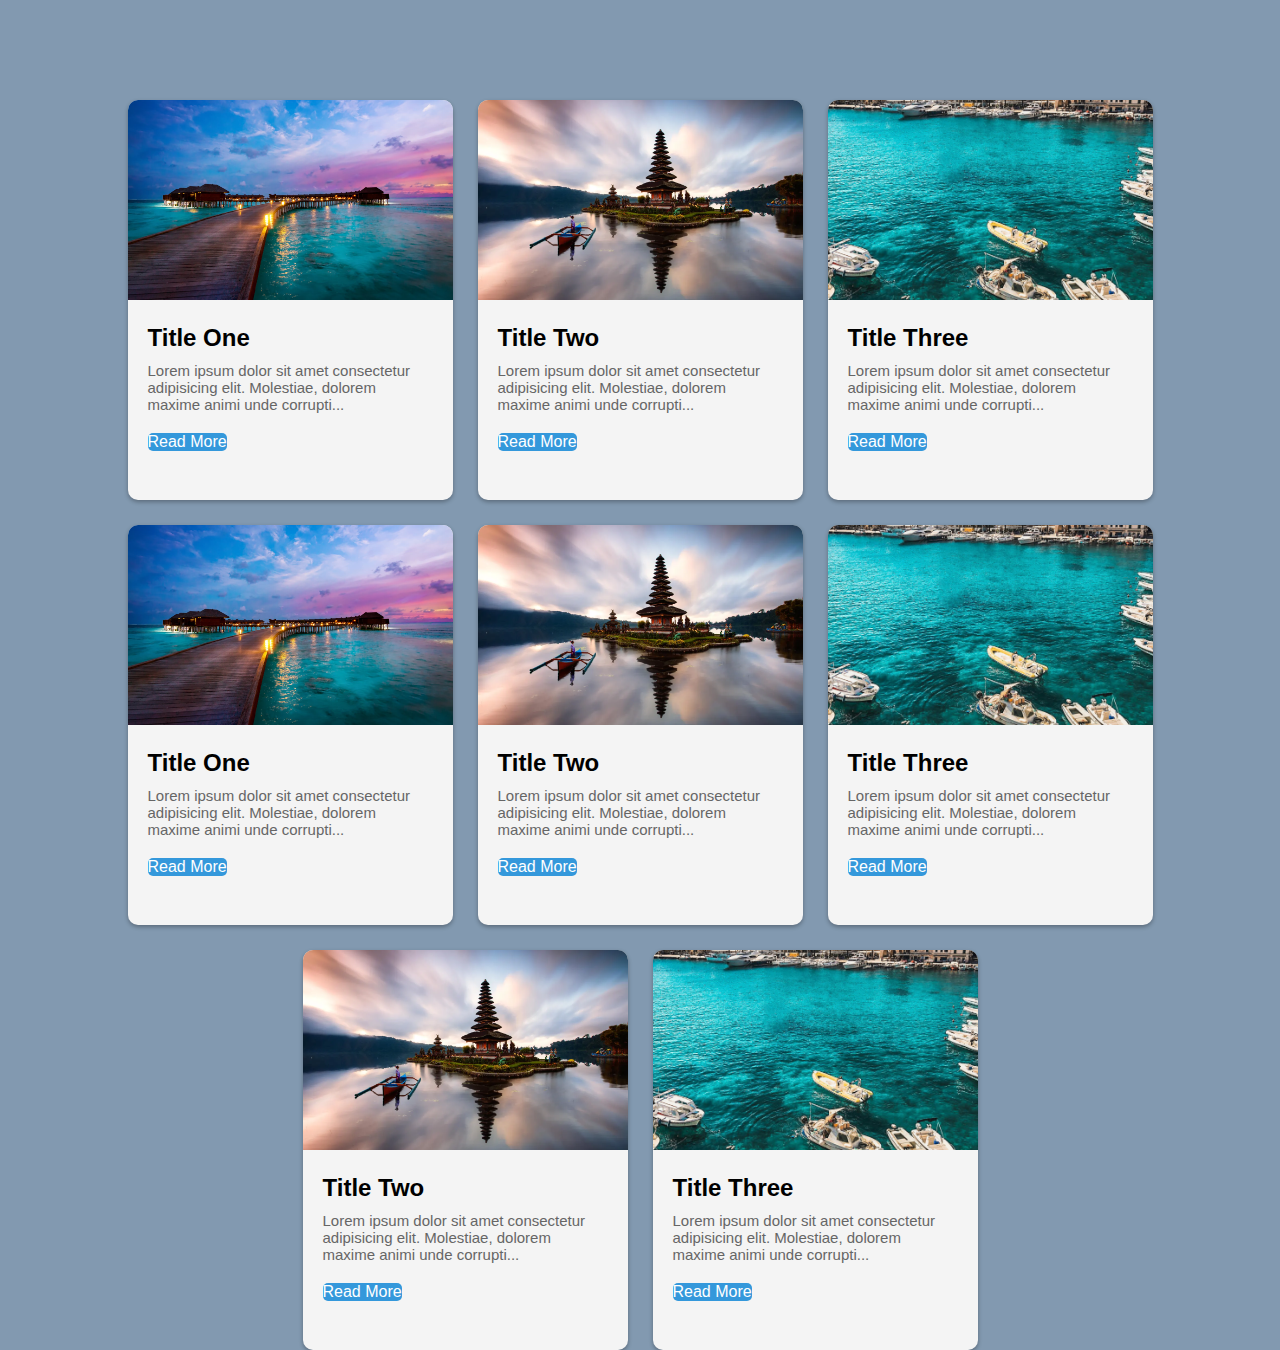
<file: explore.html>
<!DOCTYPE html>
<html lang="en">
<head>
    <meta charset="UTF-8">
    <meta name="viewport" content="width=device-width, initial-scale=1.0">
    <title>Document</title>
    <link rel="stylesheet" href="explore.css">
</head>
<body>
    <div class="card-container">
        <div class="card">
            <img src="./images/image7.jpg" alt="photo"> 
            <div class="card-content">
                <h1>Title One</h1>
                <p>Lorem ipsum dolor sit amet consectetur adipisicing elit. Molestiae, dolorem maxime animi unde corrupti...</p>
                <a href="#" class="card-button">Read More</a>
            </div>
        </div>
        <div class="card">
            <img src="./images/image2.jpg" alt="photo"> 
            <div class="card-content">
                <h1>Title Two</h1>
                <p>Lorem ipsum dolor sit amet consectetur adipisicing elit. Molestiae, dolorem maxime animi unde corrupti...</p>
                <a href="#" class="card-button">Read More</a>
            </div>
        </div>
        <div class="card">
            <img src="./images/image31.jpg" alt="photo"> 
            <div class="card-content">
                <h1>Title Three</h1>
                <p>Lorem ipsum dolor sit amet consectetur adipisicing elit. Molestiae, dolorem maxime animi unde corrupti...</p>
                <a href="#" class="card-button">Read More</a>
            </div>
        </div>
        <div class="card">
            <img src="./images/image7.jpg" alt="photo"> 
            <div class="card-content">
                <h1>Title One</h1>
                <p>Lorem ipsum dolor sit amet consectetur adipisicing elit. Molestiae, dolorem maxime animi unde corrupti...</p>
                <a href="#" class="card-button">Read More</a>
            </div>
        </div>
        <div class="card">
            <img src="./images/image2.jpg" alt="photo"> 
            <div class="card-content">
                <h1>Title Two</h1>
                <p>Lorem ipsum dolor sit amet consectetur adipisicing elit. Molestiae, dolorem maxime animi unde corrupti...</p>
                <a href="#" class="card-button">Read More</a>
            </div>
        </div>
        <div class="card">
            <img src="./images/image31.jpg" alt="photo"> 
            <div class="card-content">
                <h1>Title Three</h1>
                <p>Lorem ipsum dolor sit amet consectetur adipisicing elit. Molestiae, dolorem maxime animi unde corrupti...</p>
                <a href="#" class="card-button">Read More</a>
            </div>
        </div>
        <div class="card">
            <img src="./images/image2.jpg" alt="photo"> 
            <div class="card-content">
                <h1>Title Two</h1>
                <p>Lorem ipsum dolor sit amet consectetur adipisicing elit. Molestiae, dolorem maxime animi unde corrupti...</p>
                <a href="#" class="card-button">Read More</a>
            </div>
        </div>
        <div class="card">
            <img src="./images/image31.jpg" alt="photo"> 
            <div class="card-content">
                <h1>Title Three</h1>
                <p>Lorem ipsum dolor sit amet consectetur adipisicing elit. Molestiae, dolorem maxime animi unde corrupti...</p>
                <a href="#" class="card-button">Read More</a>
            </div>
        </div>
    </div>
</body>
</html>
</file>
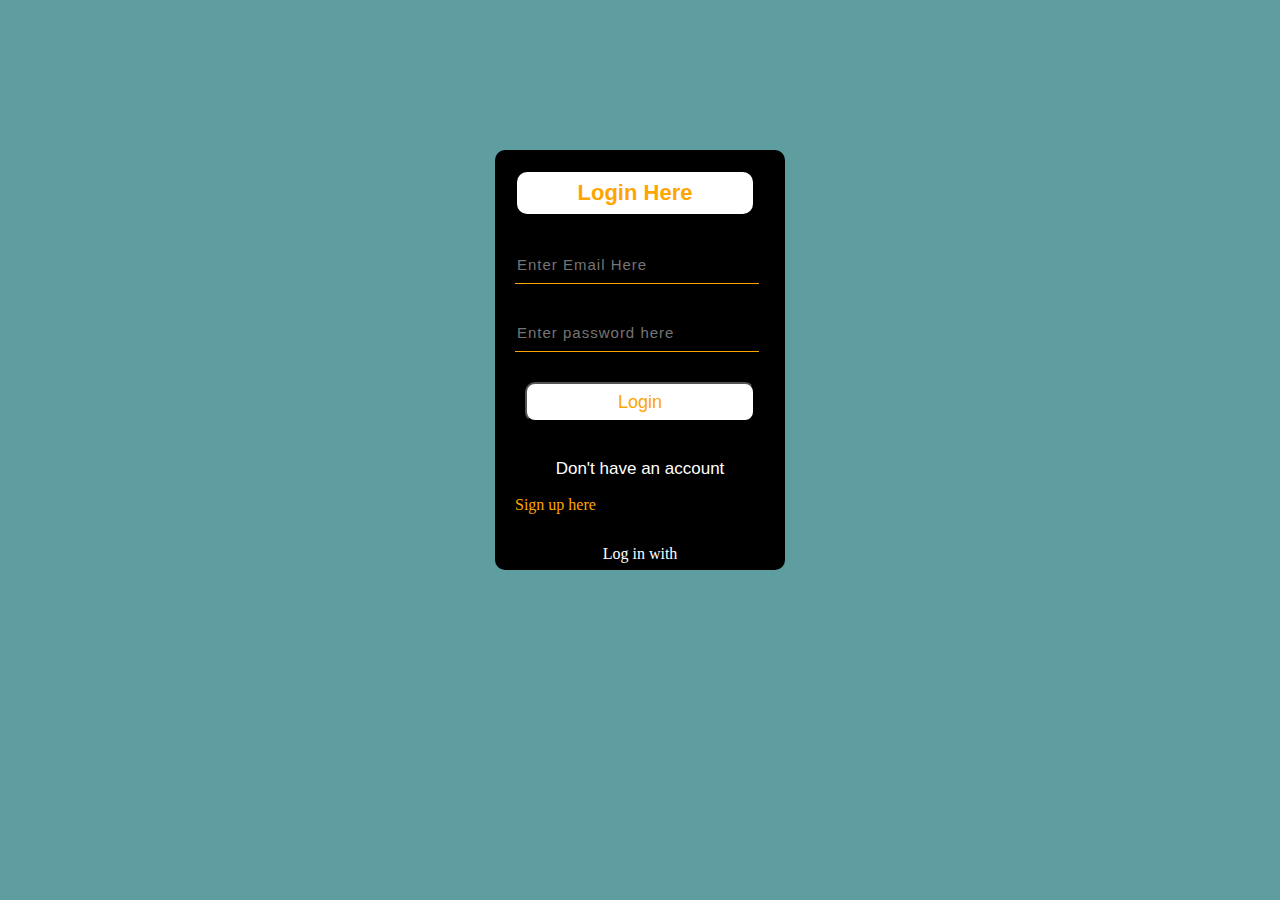
<file: home.html>
<!DOCTYPE html>
<html lang="en">
<head>
    <meta charset="UTF-8">
    <meta name="viewport" content="width=device-width, initial-scale=1.0">
    <title>Document</title>
    <link rel="stylesheet" href="home.css">
</head>
<body>
    <div class="main">
        <div class="form">
        <h2>Login Here</h2>
        <input type="Email" name="Email" placeholder="Enter Email Here">
        <input type="password" placeholder="Enter password here">
        <button class="btn" onclick="alert('Logged in sucessfully')"><a href="#">Login</a></button>
        <p class="link">Don't have an account</p>
        <a href="#" class="sign-up">Sign up here</a>
        <p class="liw">Log in with</p>
        </div>
    </div>
</body>
</html>
</file>
<file: explore.css>
*{
    margin:0;
    padding:0;
    box-sizing: border-box;
    font-family: sans-serif;
}
body{
    background-color: #8299b0;
}
.card-container{
    display:flex;
    justify-content: center;
    flex-wrap: wrap;
    gap:25px;
    margin-top: 100px;
}
.card{
    width:325px;
    height: 400px;
    background-color: #f4f4f4;
    border-radius: 10px;
    box-shadow: 0px 2px 4px rgba(0,0,0,0.3);
    overflow: hidden;
    transition:transform 0.6s ease;
}
.card img{
    width:100%;
    height: 200px;
    object-fit: cover;
}
.card-content{
    padding:20px;
}
.card-content h1{
    font-size: 24px;
    margin-bottom:10px;
}
.card-content p{
    font-size:15px;
    color:#666;
    margin-bottom:20px;
}
.card-button{
    display:inline-block;
    background-color: #3498db;
    color:#fff;
    text-decoration: none;
    border-radius: 5px;
}
.card:hover{
    transform: translateY(-20px);
    transition: 2s;
    margin:40px;
    height: 500px;
    width: 400px;   
   
}
</file>
<file: home.css>
.form{
    width:250px;
    height:380px;
    background: black;
    /* position: absolute; */
    /* top:20px;
    left:870px; */
    
    border-radius: 10px;
    padding: 20px;
    margin:auto;
    align-items: center;
    margin-top: 150px;

    /* margin-right: 100px; */
}
.form h2{
    width:220px;
    font-family: sans-serif;
    text-align: center;
    color:orange;
    font-size: 22px;
    background-color: #fff;
    border-radius: 10px;
    margin: 2px;
    padding: 8px;
}
.form input{
    width:240px;
    height:35px;
    background: transparent;
    border-bottom:1px solid orange;
    border-top:none;
    border-left:none;
    border-right: none;
    color: white;
    font-size: 15px;
    letter-spacing: 1px;
    margin-top: 30px;
    font-family: sans-serif;
}
.btn{
    width:230px;
    height:40px;
    background:#fff;
    margin-top:30px;
    margin-left: 10px;
    margin-right:30px;
    font-size: 18px;
    border-radius: 10px;
    cursor: pointer;
    color: #fff;
    transition: 0.4s ease;
}
.btn:hover{
    background: #fff;
    color:orange;
}
.btn a{
    text-decoration: none;
    color:black;
    font:bold;
}
.form .link{
    font-family: Arial, Helvetica, sans-serif;
    font-size: 17px;
    padding-top: 20px;
    text-align: center;
}
.form .link a{
    text-decoration: none;
    color:orange;

}
.liw{
    padding-top: 15px;
    padding-bottom:10px;
    text-align: center;
}
.content h1:hover{
    -webkit-text-stroke: 1px #fff;
    color:transparent;
}
.form a{
    align-items: center;
    color:orange;
    text-decoration: none;
}
.form .sign-up{
    margin:auto;
}
.form p{
    color: #fff;
}
body{
    background-color: cadetblue;
}
.main{
    /* margin:auto; */
    width:100%;
    height: 100%;
    align-items: center;
}
</file>
